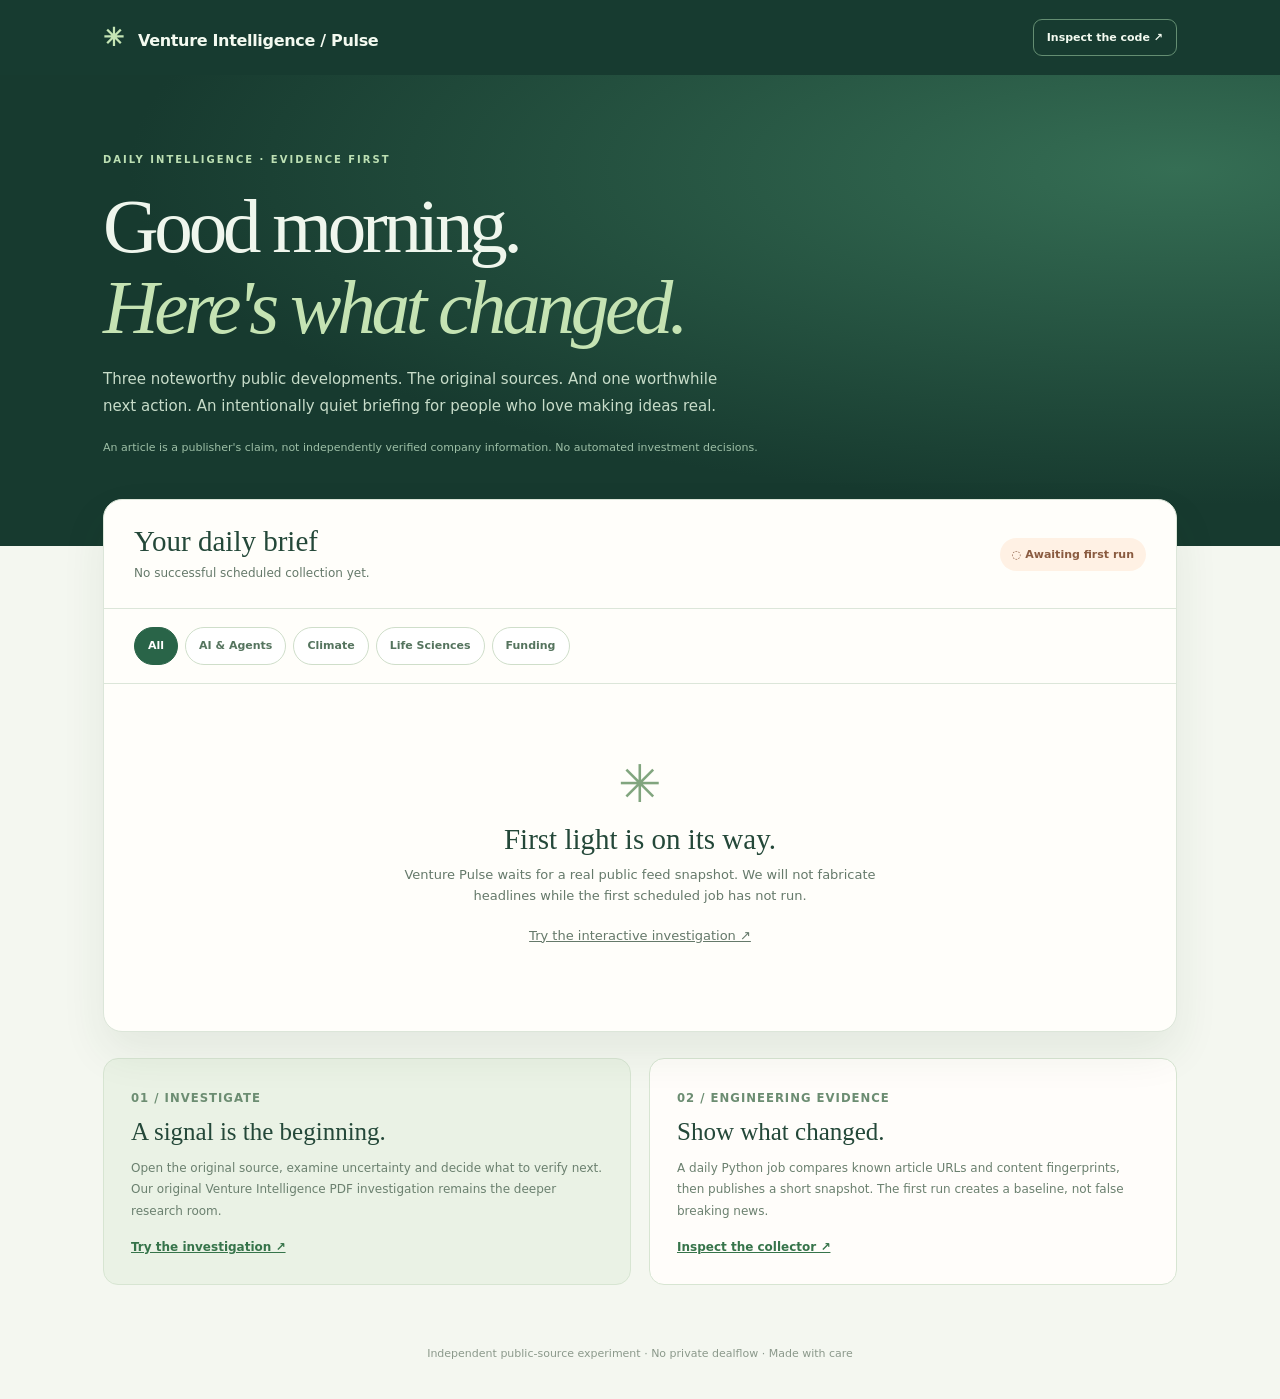
<file: frontend/pulse/index.html>
<!doctype html><html lang="en"><head><meta charset="utf-8"><meta name="viewport" content="width=device-width,initial-scale=1"><meta name="theme-color" content="#1a4033"><title>Venture Pulse — Three signals, one good decision</title><meta name="description" content="A quiet daily briefing of public startup news changes, traceable to their original sources. Independent engineering portfolio experiment."><style>
:root{--p:#1a4033;--g:#2a654c;--s:#cce6bd;--ink:#244839;--m:#65796a;--bg:#f4f7f0;--line:#dce6d9}
*{box-sizing:border-box}body{margin:0;background:var(--bg);color:var(--ink);font:14px/1.6 system-ui,-apple-system,Segoe UI,sans-serif;-webkit-font-smoothing:antialiased}a{color:inherit}button{font:inherit;cursor:pointer}
.wrap{max-width:1130px;padding:0 28px;margin:auto}
nav{background:#173b30;color:#f3faf0}nav .wrap{display:flex;align-items:center;justify-content:space-between;gap:20px;min-height:75px}nav a{font-size:13px;font-weight:800;text-decoration:none}nav .brand{font-size:16px;letter-spacing:-.02em}nav .brand b{font-family:Georgia,serif;font-size:25px;color:#c5e5b5;margin-right:9px}nav .git{border:1px solid #648e72;padding:9px 13px;border-radius:9px;font-size:11px}
.hero{background:radial-gradient(ellipse at 92% 20%,#356e54,#173a2f 63%);color:#eff6ed;padding:77px 0 90px}.eyebrow{color:#bcdfb3;font-size:10px;letter-spacing:2px;font-weight:800}.hero h1{font:400 clamp(46px,6.1vw,77px)/1.05 Georgia,serif;letter-spacing:-.055em;margin:18px 0}.hero h1 em{color:#c5e3b3}.hero p{font-size:15px;color:#c7dcc9;max-width:630px;line-height:1.8}.hero .note{font-size:11px;color:#9dbfa6;margin-top:19px}
.paper{background:#fffefa;border:1px solid var(--line);border-radius:19px;box-shadow:0 20px 45px #244b2a15;margin-top:-47px;position:relative;overflow:hidden}
.heading{padding:25px 30px;border-bottom:1px solid var(--line);display:flex;align-items:center;justify-content:space-between;gap:18px}.heading h2{font:400 29px Georgia,serif;margin:0}.heading p{font-size:12px;color:var(--m);margin:6px 0 0}.status{border-radius:50px;background:#e8f5e2;padding:8px 12px;font-size:11px;font-weight:800;color:#3d7a48;white-space:nowrap}.status.caution{color:#8a5b40;background:#fff1e4}
.filters{display:flex;flex-wrap:wrap;gap:7px;padding:18px 30px;border-bottom:1px solid var(--line)}.filters button{border:1px solid #cfdeca;background:white;color:#55745e;border-radius:50px;padding:9px 13px;font-size:11px;font-weight:800}.filters button.active{background:#296448;color:#fff;border-color:#296448}
.cardlist{padding:5px 30px 20px}.article{display:grid;grid-template-columns:50px 1fr;gap:20px;padding:27px 0;border-bottom:1px solid var(--line)}.article:last-child{border:0}.count{display:grid;place-items:center;width:44px;height:44px;border:1px solid #b5d1ad;border-radius:13px;color:#639369;font:26px Georgia,serif}
.meta{font-size:10px;color:#678b71;letter-spacing:1px;text-transform:uppercase;font-weight:800}.article h3{font:400 26px/1.25 Georgia,serif;letter-spacing:-.02em;margin:10px 0 9px}.article p{color:var(--m);font-size:12px;line-height:1.75;max-width:760px}.next{background:#f0f6ec;color:#3d6c4c;border-left:3px solid #88ab85;border-radius:0 10px 10px 0;padding:13px 16px;font-size:12px;margin:15px 0}.actions{display:flex;gap:9px;flex-wrap:wrap;align-items:center}.actions a,.actions button{display:inline-flex;background:white;border:1px solid #bdd5b8;color:#356747;padding:10px 13px;font-size:11px;border-radius:9px;text-decoration:none;font-weight:800}.actions button.selected{background:#315e46;color:white}.feedback{margin-top:10px;color:#69826e;font-size:11px;display:flex;gap:8px;align-items:center}.feedback button{border:0;background:#edf3e9;border-radius:8px;padding:6px 9px;color:#3f6a4f}.feedback button.chosen{background:#315f48;color:white}
.empty{text-align:center;padding:65px 20px}.empty .spark{font:52px Georgia,serif;color:#81a57e}.empty h3{font:400 29px Georgia,serif;margin:9px 0}.empty p{font-size:13px;color:var(--m);max-width:500px;margin:0 auto}.warn{background:#fff6e9;color:#876443;font-size:12px;padding:12px 30px}
.bottom{display:grid;grid-template-columns:1fr 1fr;gap:18px;margin:26px 0 45px}.panel{padding:27px;background:#eaf2e5;border-radius:15px;border:1px solid #d7e5d2}.panel:nth-child(2){background:#fffdfa}.panel small{letter-spacing:1px;font-weight:800;color:#6c8d72}.panel h3{font:400 25px Georgia,serif;margin:9px 0}.panel p{font-size:12px;color:#6b806f;line-height:1.8}.panel a{color:#36744a;font-size:12px;font-weight:800}footer{text-align:center;color:#8b998b;font-size:11px;padding:15px 0 36px}
@media(max-width:720px){.wrap{padding:0 17px}nav .wrap{min-height:64px}.hero{padding:52px 0 89px}.hero h1{font-size:49px}.heading{padding:20px;flex-direction:column;align-items:flex-start}.filters,.cardlist{padding-left:20px;padding-right:20px}.article{grid-template-columns:1fr;gap:8px}.count{width:35px;height:35px;font-size:20px}.article h3{font-size:23px}.bottom{grid-template-columns:1fr}}
</style></head><body>
<nav><div class="wrap"><a class="brand" href="../venture-intelligence/"><b>✳</b> Venture Intelligence / Pulse</a><a class="git" href="https://github.com/mikelninh/venture-intelligence">Inspect the code ↗</a></div></nav>
<section class="hero"><div class="wrap"><div class="eyebrow">DAILY INTELLIGENCE · EVIDENCE FIRST</div><h1>Good morning.<br><em>Here's what changed.</em></h1><p>Three noteworthy public developments. The original sources. And one worthwhile next action. An intentionally quiet briefing for people who love making ideas real.</p><div class="note">An article is a publisher's claim, not independently verified company information. No automated investment decisions.</div></div></section>
<main class="wrap"><section class="paper" aria-label="Daily change brief"><div class="heading"><div><h2>Your daily brief</h2><p id="when">Checking for the latest public snapshot…</p></div><span class="status caution" id="status">◌ Connecting</span></div><div class="filters" id="filters"><button data-topic="all" class="active">All</button><button data-topic="AI & Agents">AI & Agents</button><button data-topic="Climate & Energy">Climate</button><button data-topic="Life Sciences">Life Sciences</button><button data-topic="Early-stage funding">Funding</button></div><div class="warn" id="warning" hidden></div><div class="cardlist" id="cards"><div class="empty"><span class="spark">✳</span><h3>Preparing the brief.</h3><p>Fetching the latest public report.</p></div></div></section>
<div class="bottom"><section class="panel"><small>01 / INVESTIGATE</small><h3>A signal is the beginning.</h3><p>Open the original source, examine uncertainty and decide what to verify next. Our original Venture Intelligence PDF investigation remains the deeper research room.</p><a href="../venture-intelligence/?demo=investigation">Try the investigation ↗</a></section><section class="panel"><small>02 / ENGINEERING EVIDENCE</small><h3>Show what changed.</h3><p>A daily Python job compares known article URLs and content fingerprints, then publishes a short snapshot. The first run creates a baseline, not false breaking news.</p><a href="https://github.com/mikelninh/venture-intelligence/blob/main/backend/app/pulse.py">Inspect the collector ↗</a></section></div></main>
<footer>Independent public-source experiment · No private dealflow · Made with care</footer>
<script>
(()=>{'use strict';const $=x=>document.getElementById(x);
const url='https://raw.githubusercontent.com/mikelninh/venture-intelligence/main/data/pulse/latest.json';
const esc=s=>String(s??'').replace(/[&<>"']/g,c=>({'&':'&amp;','<':'&lt;','>':'&gt;','"':'&quot;',"'":'&#39;'}[c]));
let state=null,topic='all',feedback={};try{feedback=JSON.parse(localStorage.getItem('venture-pulse-feedback-v1')||'{}')}catch{}
function save(){try{localStorage.setItem('venture-pulse-feedback-v1',JSON.stringify(feedback))}catch{}}
function date(s){try{return new Date(s).toLocaleString('en-GB',{dateStyle:'medium',timeStyle:'short',timeZone:'Europe/Berlin'})+' (Berlin)'}catch{return 'Unknown'}}
function link(v){try{const u=new URL(v);return ['https:','http:'].includes(u.protocol)?u.href:null}catch{return null}}
function paint(){if(!state)return;const age=(Date.now()-new Date(state.generated_at).getTime())/3600000;
$('when').textContent=(state.first_run?'Initial baseline (not new news)':'Last collection')+' · '+date(state.generated_at)+' · '+state.change_count+' article change(s)';
const caution=age>36||state.status!=='ok';$('status').className='status'+(caution?' caution':'');
$('status').textContent=age>36?'◌ Stale snapshot':state.status!=='ok'?'◌ Partial feeds':state.first_run?'● Baseline only':'● Latest report';
if(state.warnings?.length){$('warning').hidden=false;$('warning').textContent='Source warning: '+state.warnings.join(' · ')}else $('warning').hidden=true;
const articles=(state.items||[]).filter(i=>topic==='all'||i.topics?.includes(topic));
if(!articles.length){$('cards').innerHTML='<div class="empty"><div class="spark">☀</div><h3>Nothing urgent. Lovely.</h3><p>No new relevant articles in this collection. This product is designed to be closed when there is nothing useful to report.</p></div>';return}
$('cards').innerHTML=articles.map((i,n)=>{const f=feedback[i.id]||{},u=link(i.url);return '<article class="article"><span class="count">'+(n+1)+'</span><div><span class="meta">'+esc(i.source)+' · '+esc(i.change_type==='baseline_article'?'REFERENCE — NOT NEW':i.change_type.replace('_',' '))+' · '+esc(i.event)+'</span><h3>'+esc(i.title)+'</h3><p>'+esc(i.summary||'Read the original article for further details.')+'</p><div class="next"><b>Next best action:</b> '+esc(i.next_action)+'</div><div class="actions">'+(u?'<a href="'+esc(u)+'" target="_blank" rel="noopener noreferrer">Read original source ↗</a>':'')+'<button data-do="review" data-id="'+esc(i.id)+'" class="'+(f.reviewed?'selected':'')+'">'+(f.reviewed?'✓ Reviewed':'Mark reviewed')+'</button></div><div class="feedback">Was this useful? <button class="'+(f.vote==='yes'?'chosen':'')+'" data-do="vote" data-vote="yes" data-id="'+esc(i.id)+'">Yes</button><button class="'+(f.vote==='no'?'chosen':'')+'" data-do="vote" data-vote="no" data-id="'+esc(i.id)+'">Not relevant</button></div></div></article>'}).join('')}
$('filters').addEventListener('click',e=>{let b=e.target.closest('button[data-topic]');if(!b)return;topic=b.dataset.topic;document.querySelectorAll('#filters button').forEach(x=>x.classList.toggle('active',x===b));paint()});
$('cards').addEventListener('click',e=>{let b=e.target.closest('button[data-do]');if(!b)return;feedback[b.dataset.id] ||= {};if(b.dataset.do==='review')feedback[b.dataset.id].reviewed=!feedback[b.dataset.id].reviewed;else feedback[b.dataset.id].vote=b.dataset.vote;save();paint()});
fetch(url+'?v='+Math.floor(Date.now()/600000),{cache:'no-store'}).then(r=>{if(!r.ok)throw Error('No published report');return r.json()}).then(x=>{if(!x.generated_at||!Array.isArray(x.items))throw Error('Invalid public report');state=x;paint()}).catch(()=>{$('when').textContent='No successful scheduled collection yet.';$('status').textContent='◌ Awaiting first run';$('status').className='status caution';$('cards').innerHTML='<div class="empty"><div class="spark">✳</div><h3>First light is on its way.</h3><p>Venture Pulse waits for a real public feed snapshot. We will not fabricate headlines while the first scheduled job has not run.</p><p style="margin-top:19px"><a href="../venture-intelligence/?demo=investigation">Try the interactive investigation ↗</a></p></div>'});
})();
</script></body></html>
</file>
